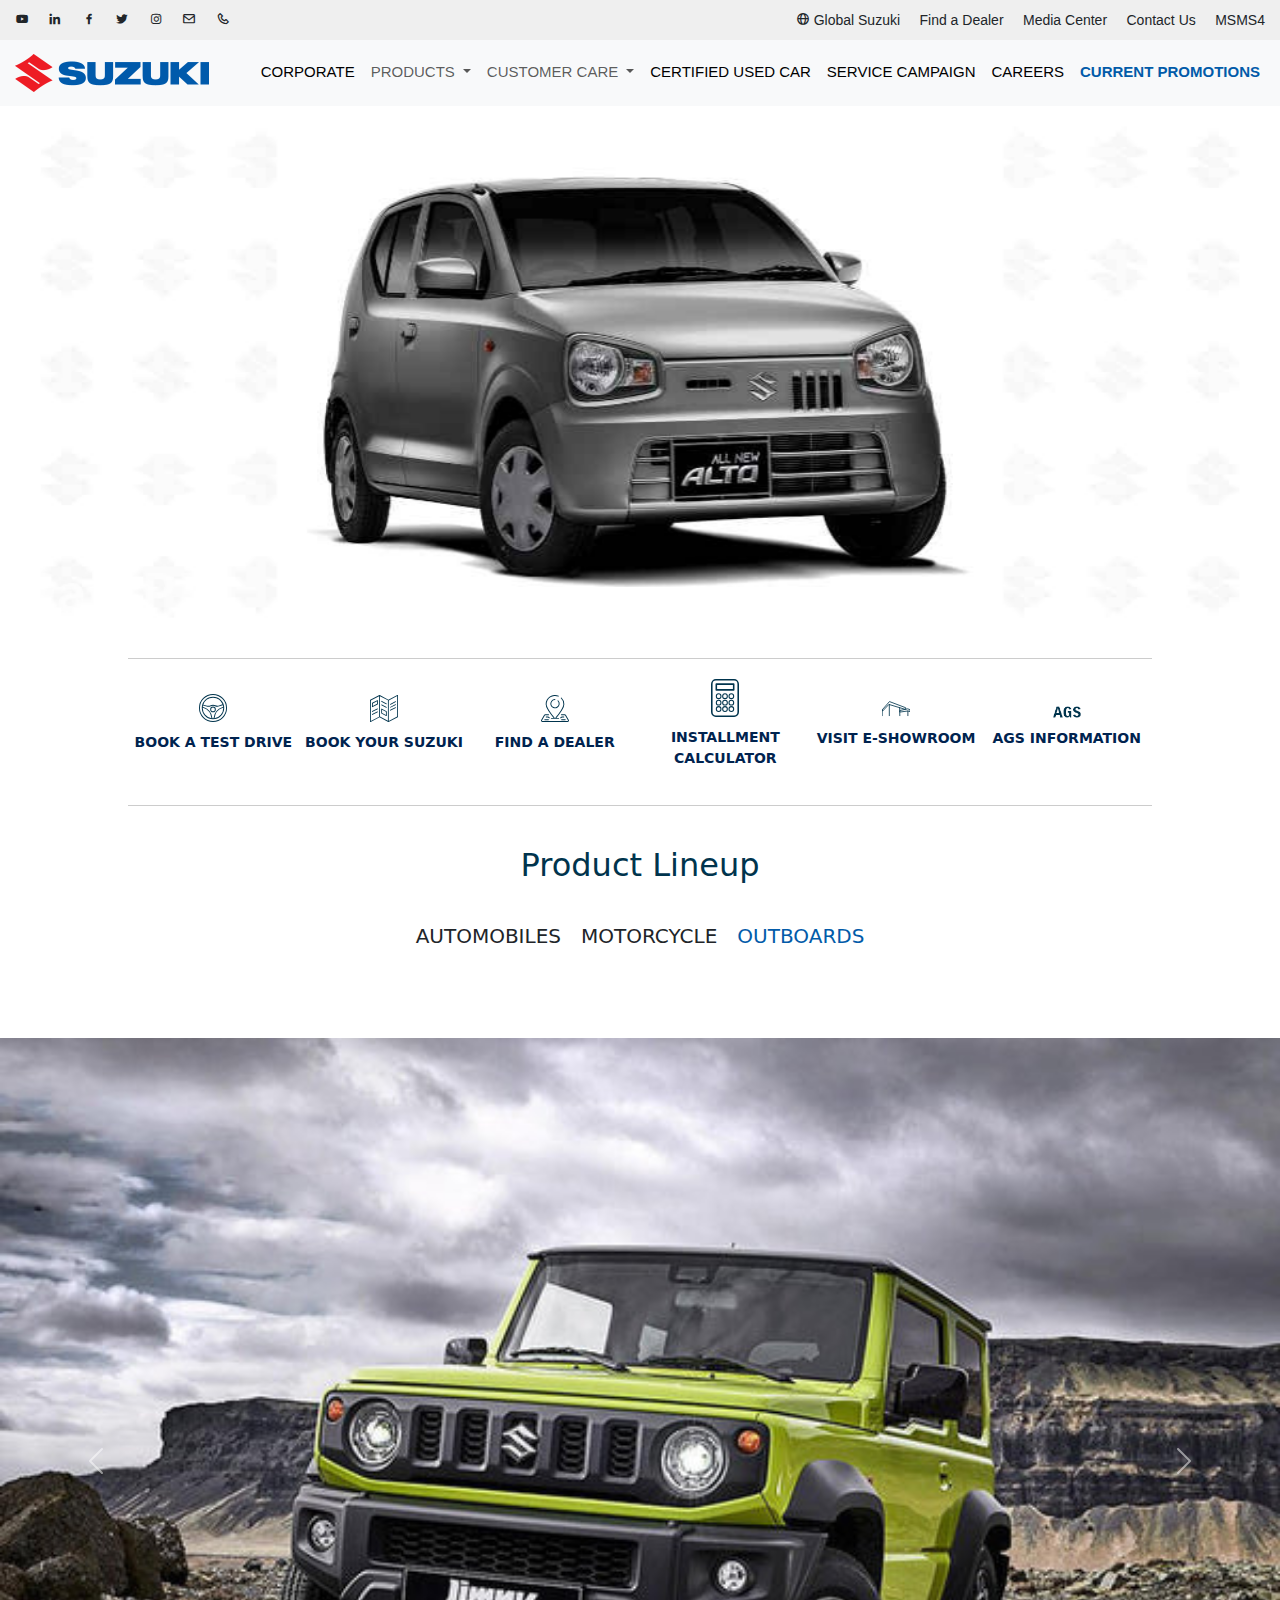
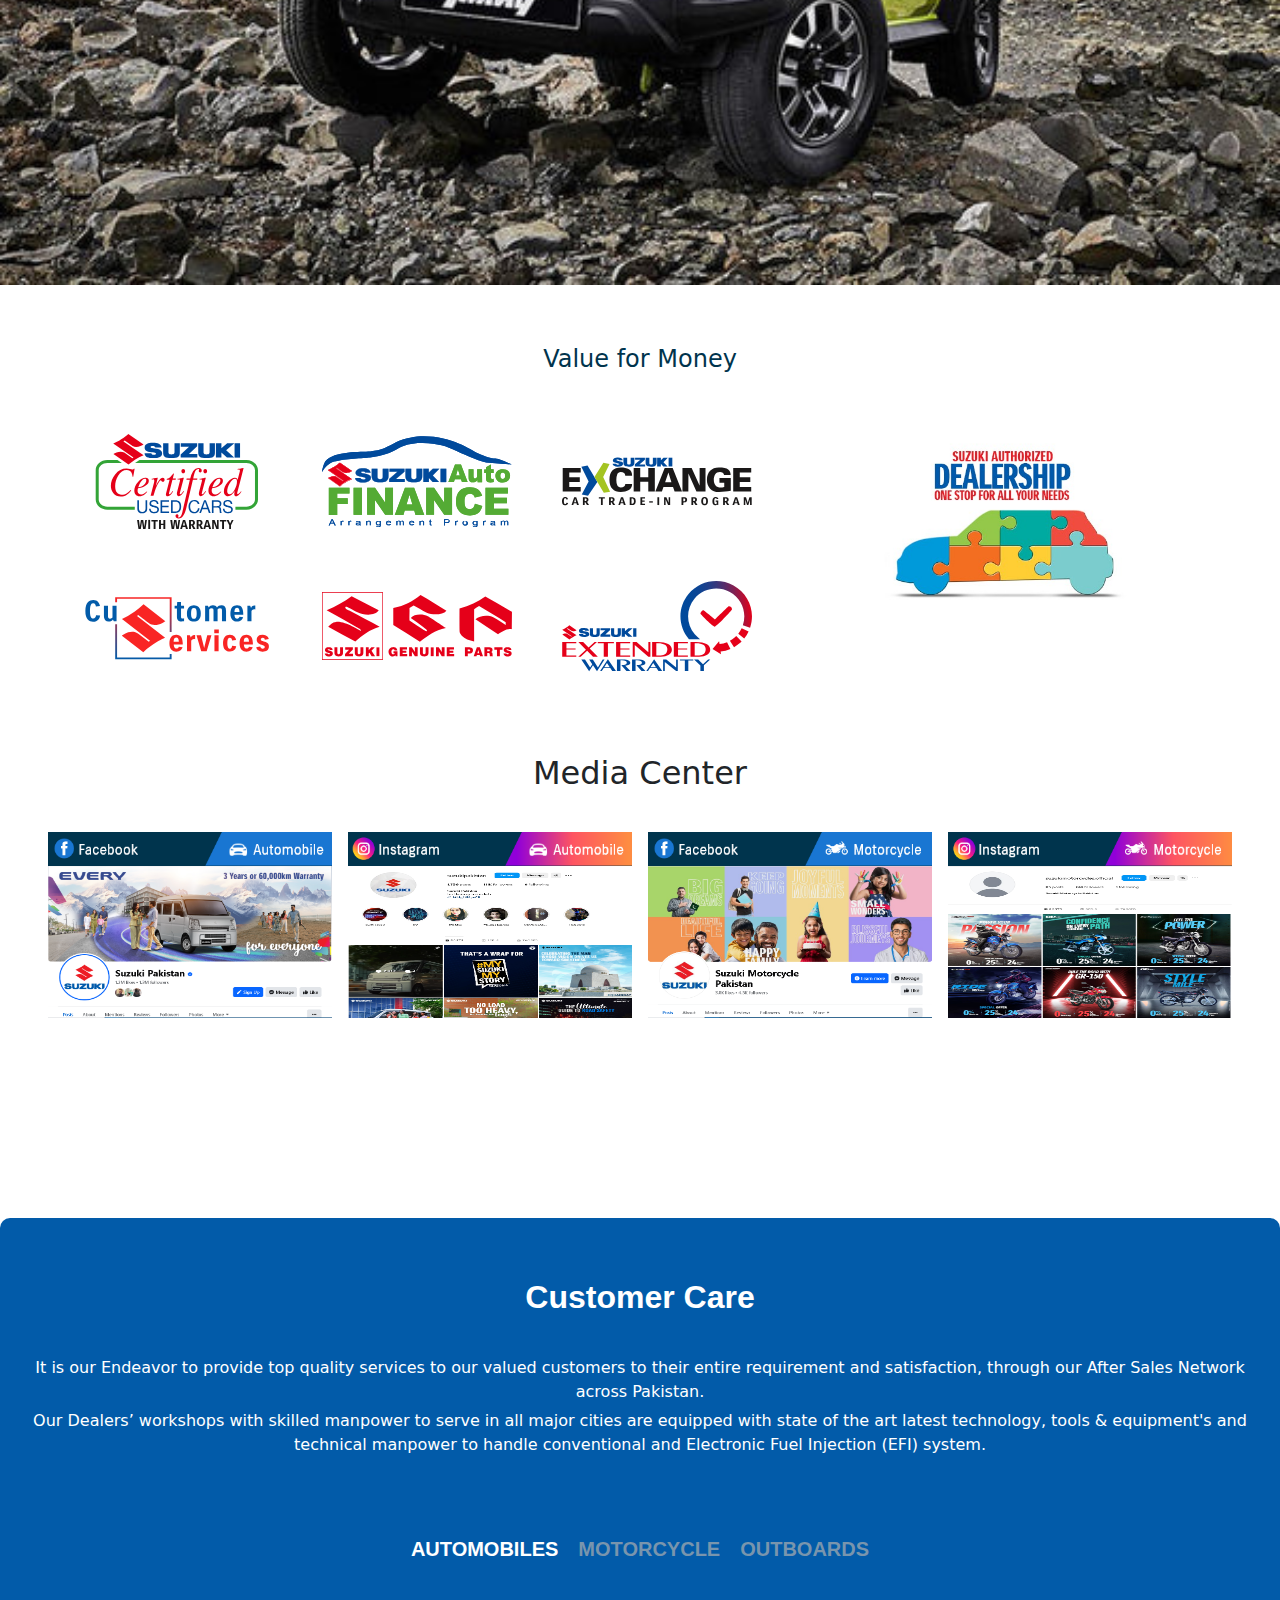
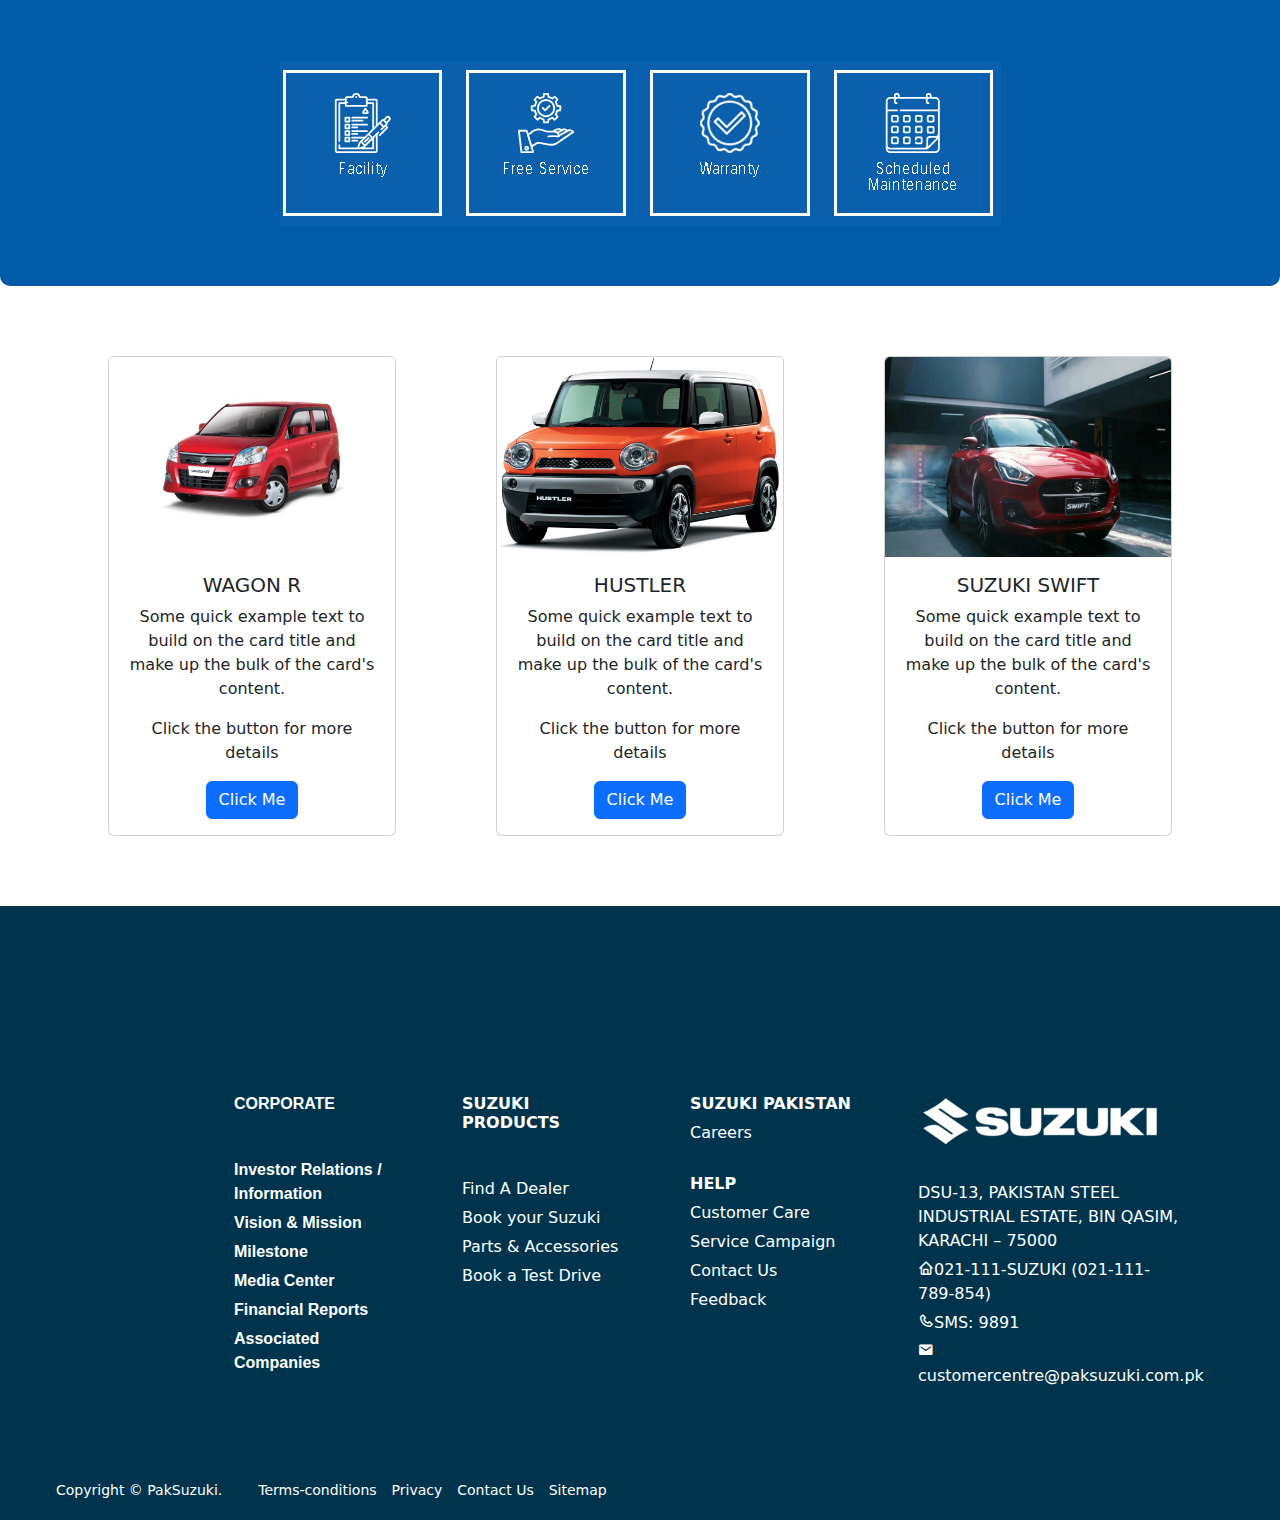
<file: index.html>
<!DOCTYPE html>
<html lang="en">
  <head>
    <meta charset="utf-8" />
    <meta name="viewport" content="width=device-width, initial-scale=1" />
    <title>Suzuki Bootstrap Clone</title>
    <link rel="icon" type="image/x-icon" href="./assests/favicon.ico" />
    <link rel="stylesheet" href="style.css" />
    <link
      href="https://cdn.jsdelivr.net/npm/bootstrap@5.3.3/dist/css/bootstrap.min.css"
      rel="stylesheet"
      integrity="sha384-QWTKZyjpPEjISv5WaRU9OFeRpok6YctnYmDr5pNlyT2bRjXh0JMhjY6hW+ALEwIH"
      crossorigin="anonymous"
    />
    <script
      src="https://cdn.jsdelivr.net/npm/bootstrap@5.3.3/dist/js/bootstrap.bundle.min.js"
      integrity="sha384-YvpcrYf0tY3lHB60NNkmXc5s9fDVZLESaAA55NDzOxhy9GkcIdslK1eN7N6jIeHz"
      crossorigin="anonymous"
    ></script>
    <link
      href="https://unpkg.com/boxicons@2.1.4/css/boxicons.min.css"
      rel="stylesheet"
    />

  </head>
  <body>
    <!-- Top Navbar social icons -->
    <div class="navbar">
      <div class="social-icons">
        <a href="https://www.youtube.com/channel/UCQkRxo6plMAZ5NvCOieFcAw" target="_blank" rel="noopener noreferrer"><i class="bx bxl-youtube"></i></a>
        <a href="https://pk.linkedin.com/company/suzukipakistan" target="_blank" rel="noopener noreferrer"><i class="bx bxl-linkedin"></i></a>
        <a href="https://www.facebook.com/SuzukiPakistan" target="_blank" rel="noopener noreferrer"><i class="bx bxl-facebook"></i></a>
        <a href="https://twitter.com/SuzukiPakistan" target="_blank" rel="noopener noreferrer"><i class="bx bxl-twitter"></i></a>
        <a href="https://www.instagram.com/suzukipakistan/" target="_blank" rel="noopener noreferrer"><i class="bx bxl-instagram"></i></a>
        <a href="mailto:customercentre@paksuzuki.com.pk" target="_blank" rel="noopener noreferrer"><i class="bx bx-envelope"></i></a>
        <a href="tel:+021-111-789-854" target="_blank" rel="noopener noreferrer"><i class="bx bx-phone"></i></a>
      </div>

<!-- Top Navbar Links -->
      <div class="menu">
        <a href="https://www.globalsuzuki.com/" target="_blank" rel="noopener noreferrer"><i class="bx bx-globe"></i> Global Suzuki</a>
        <a href="https://suzukipakistan.com/suzuki-dealers" target="_blank" rel="noopener noreferrer">Find a Dealer</a>
        <a href="https://suzukipakistan.com/media-center" target="_blank" rel="noopener noreferrer">Media Center</a>
        <a href="https://suzukipakistan.com/contact-us" target="_blank" rel="noopener noreferrer">Contact Us</a>
        <a href="https://www.mysuzukimystory.com.pk/" target="_blank" rel="noopener noreferrer">MSMS4</a>
      </div>
    </div>

    <nav class="navbar navbar-expand-lg bg-body-tertiary" id="nav">
      <div class="container-fluid">
      <a href="./index.html"><img src="./assests/logo.png" alt="logo" /></a>
        <button
          class="navbar-toggler"
          type="button"
          data-bs-toggle="collapse"
          data-bs-target="#navbarSupportedContent"
          aria-controls="navbarSupportedContent"
          aria-expanded="false"
          aria-label="Toggle navigation"
        ></button>
        <div class="collapse navbar-collapse" id="navbarSupportedContent">
          <ul class="navbar-nav ms-auto">
            <li class="nav-item">
              <a
                class="nav-link active"
                aria-current="page"
                href="./components/corporate/index.html"
                >CORPORATE</a
              >
            </li>
            <!-- NAVBAR PRODUCT SECTION CODE -->
            <li class="nav-item dropdown">
              <a
                class="nav-link dropdown-toggle"
                href="#"
                role="button"
                data-bs-toggle="dropdown"
                aria-expanded="false"
              >
                PRODUCTS
              </a>
              <ul class="dropdown-menu">
                <li><a class="dropdown-item" href="/components/Products/automobiles/index.html">AUTOMOBILES</a></li>
                <li><a class="dropdown-item" href="/components/Products/motorcycle/index.html">MOTORCYCLE</a></li>
                <li><hr class="dropdown-divider" /></li>
                <li><a class="dropdown-item" href="/components/Products/outboardmotors/index.html">OUTBOARD MOTORS</a></li>
              </ul>
            </li>
            <!-- END OF NAVBAR PRODUCT SECTION -->

            <!-- CUSTOMER CARE SECTION CODE -->
            <li class="nav-item dropdown">
              <a
                class="nav-link dropdown-toggle"
                href="#"
                role="button"
                data-bs-toggle="dropdown"
                aria-expanded="false"
              >
                CUSTOMER CARE
              </a>
              <ul class="dropdown-menu">
                <li><a class="dropdown-item" href="#">AUTOMOBILES</a></li>
                <li><a class="dropdown-item" href="#">MOTORCYCLE</a></li>
                <li><hr class="dropdown-divider" /></li>
                <li><a class="dropdown-item" href="#">OUTBOARD MOTORS</a></li>
              </ul>
            </li>
            <!-- END OF CUSTOMER CARE SECTION CODE -->

            <!-- NAVBAR CERTIFIED USED CAR -->
            <li class="nav-item">
              <a class="nav-link active" aria-current="page" href="#"
                >CERTIFIED USED CAR</a
              >
            </li>
            <!-- END OF NAVBAR CERTIFIED USED CAR -->

            <!-- NAVBAR SERVICE CAMPAIGN SECTION -->
            <li class="nav-item">
              <a class="nav-link active" aria-current="page" href="#"
                >SERVICE CAMPAIGN</a
              >
            </li>
            <!-- END OF NAVBAR SERVICE CAMPAIGN SECTION -->

            <!-- NAVBAR CAREERS SECTION -->
            <li class="nav-item">
              <a class="nav-link active" aria-current="page" href="#"
                >CAREERS</a
              >
            </li>

            <!-- current promotions code  -->
            <li class="nav-item">
              <a
                id="current"
                class="nav-link active blinking"
                aria-current="page"
                href="#"
                >CURRENT PROMOTIONS</a
              >
            </li>
            <!-- END OF NAVBAR CAREERS -->
          </ul>
        </div>
      </div>
    </nav>

    <!-- Start Carousal section -->

    <div id="carouselExampleIndicators" class="carousel slide">
      <div class="carousel-indicators">
        <button
          type="button"
          data-bs-target="#carouselExampleIndicators"
          data-bs-slide-to="0"
          class="active"
          aria-current="true"
          aria-label="Slide 1"
        ></button>
        <button
          type="button"
          data-bs-target="#carouselExampleIndicators"
          data-bs-slide-to="1"
          aria-label="Slide 2"
        ></button>
        <button
          type="button"
          data-bs-target="#carouselExampleIndicators"
          data-bs-slide-to="2"
          aria-label="Slide 3"
        ></button>
        <button
          type="button"
          data-bs-target="#carouselExampleIndicators"
          data-bs-slide-to="3"
          aria-label="Slide 4"
        ></button>
      </div>
      <div class="carousel-inner">
        <div class="carousel-item active">
          <img src="./assests/altonew.jpg" class="d-block w-100" alt="..." />
        </div>
        <div class="carousel-item">
          <img
            src="./assests/Suzuki-Bolan-Front.png"
            class="d-block w-100"
            alt="..."
          />
        </div>

        <div class="carousel-item">
          <img src="./assests/ravi.jpg" class="d-block w-100" alt="..." />
        </div>
      </div>
      <button
        class="carousel-control-prev"
        type="button"
        data-bs-target="#carouselExampleIndicators"
        data-bs-slide="prev"
      >
        <span class="carousel-control-prev-icon" aria-hidden="true"></span>
        <span class="visually-hidden">Previous</span>
      </button>
      <button
        class="carousel-control-next"
        type="button"
        data-bs-target="#carouselExampleIndicators"
        data-bs-slide="next"
      >
        <span class="carousel-control-next-icon" aria-hidden="true"></span>
        <span class="visually-hidden">Next</span>
      </button>
    </div>

    <!-- End of carousal -->

    <!-- Six Icons Div  -->
    <div class="ico-container">
      <div>
        <img src="assests/car.svg" alt="" />
        <p>BOOK A TEST DRIVE</p>
      </div>

      <div>
        <img src="assests/menu.svg" alt="" />
        <p>BOOK YOUR SUZUKI</p>
      </div>

      <div>
        <img src="assests/pin.svg" alt="" />
        <p>FIND A DEALER</p>
      </div>

      <div>
        <img src="assests/calculator.svg" alt="" />
        <p>INSTALLMENT <span>CALCULATOR</span></p>
      </div>

      <div>
        <img src="assests/showroom4.svg" alt="" />
        <p>VISIT E-SHOWROOM</p>
      </div>

      <div>
        <img src="assests/AGS-new.png" alt="" />
        <p>AGS INFORMATION</p>
      </div>
    </div>
    <!-- Six Icons Div  -->

    <!-- product line up code  -->

    <section id="product">
      <h2 style="text-align: center; color: #00344d">Product Lineup</h2>
      <section
        class="linp-up"
        style="
          text-align: center;
          display: flex;
          gap: 20px;
          text-align: center;
          justify-content: center;
        "
      >
        <div style="color: #212529">
          <h2>AUTOMOBILES</h2>
        </div>
        <div>
          <h2>MOTORCYCLE</h2>
        </div>
        <div style="color: #025ba9">
          <h2>OUTBOARDS</h2>
        </div>
      </section>
    </section>

    <!-- product linup carousal section start-->

    <div
      id="carouselExampleAutoplaying"
      class="carousel slide"
      data-bs-ride="carousel"
    >
      <div class="carousel-inner">
        <div class="carousel-item active">
          <img src="./assests/Jimny.jpg" class="d-block w-100" alt="Jimny" />
        </div>
        <div class="carousel-item">
          <img
            src="./assests/old-aulto.png"
            class="d-block w-100"
            alt="old-aulto"
          />
        </div>
        <div class="carousel-item">
          <img src="./assests/Vitara.jpg" class="d-block w-100" alt="Vitara" />
        </div>
      </div>
      <button
        class="carousel-control-prev"
        type="button"
        data-bs-target="#carouselExampleAutoplaying"
        data-bs-slide="prev"
      >
        <span class="carousel-control-prev-icon" aria-hidden="true"></span>
        <span class="visually-hidden">Previous</span>
      </button>
      <button
        class="carousel-control-next"
        type="button"
        data-bs-target="#carouselExampleAutoplaying"
        data-bs-slide="next"
      >
        <span class="carousel-control-next-icon" aria-hidden="true"></span>
        <span class="visually-hidden">Next</span>
      </button>
    </div>

    <!-- product linup carousal section end -->

    <!-- Value for money section code start -->

    <section>
      <h2
        style="
          justify-content: center;
          text-align: center;
          color: #00344d;
          font-size: 24px;
          margin-bottom: 40px;
          margin-top: 20px;
        "
      >
        Value for Money
      </h2>

      <!-- six cards codes -->

      <div class="container">
        <!-- Value for Money Section -->
        <div class="value-for-money">
          <img src="./assests/certified.svg" alt="Certified Used Cars" />
          <img src="./assests/finance.svg" alt="Finance" />
          <img src="./assests/exchange.svg" alt="Exchange" />
          <img src="./assests/CS-New.svg" alt="Customer Services" />
          <img src="./assests/scg.svg" alt="Suzuki Genuine Parts" />
          <img src="./assests/extended.svg" alt="Extended Warranty" />
        </div>

        <!-- Dealership Section -->
        <div class="dealership">
          <img src="./assests/dealership.jpeg" alt="Dealership" />
        </div>
      </div>
    </section>

    <!-- Value for money section code end -->

    <!-- Media Center Code Start -->

    <section class="media-center">
      <h2 style="justify-content: center; text-align: center">Media Center</h2>
      <section
        style="
          display: flex;
          flex-wrap: wrap;
          gap: 16px;
          justify-content: center;
        "
      >
        <!-- facebook-automobile div -->
        <div
          style="
            flex: 1 1 calc(25% - 16px);
            max-width: calc(25% - 16px);
            box-sizing: border-box;
          "
        >
          <img
            src="./assests/facebook-automobile.png"
            alt="Facebook Automobile"
            style="width: 100%; height: auto; display: block"
          />
          <img
            src="./assests/facebookCen.PNG"
            alt="facebookCen"
            style="width: 100%; height: 50%; display: block"
          />
        </div>

        <!-- instagram-automobile div -->
        <div
          style="
            flex: 1 1 calc(25% - 16px);
            max-width: calc(25% - 16px);
            box-sizing: border-box;
          "
        >
          <img
            src="./assests/instagram-automobile.png"
            alt="Instagram Automobile"
            style="width: 100%; height: auto; display: block"
          />
          <img
            src="./assests/instagramCen.PNG"
            alt="instagramCen"
            style="width: 100%; height: 50%; display: block"
          />
        </div>

        <!-- facebook motorcycle div -->
        <div
          style="
            flex: 1 1 calc(25% - 16px);
            max-width: calc(25% - 16px);
            box-sizing: border-box;
          "
        >
          <img
            src="./assests/facebook-motorcycle.png"
            alt="Facebook Motorcycle"
            style="width: 100%; height: auto; display: block"
          />
          <img
            src="./assests/motorcyleCen.PNG"
            alt="motorcyleCen"
            style="width: 100%; height: 50%; display: block"
          />
        </div>

        <!-- instagram motorcycle div -->
        <div
          style="
            flex: 1 1 calc(25% - 16px);
            max-width: calc(25% - 16px);
            box-sizing: border-box;
          "
        >
          <img
            src="./assests/instagram-motorcycle.png"
            alt="Instagram Motorcycle"
            style="width: 100%; height: auto; display: block"
          />
          <img
            src="./assests/motorcyleINtaCen.PNG"
            alt="motorcyleINtaCen"
            style="width: 100%; height: 50%; display: block"
          />
        </div>
      </section>
    </section>

    <!-- Media Center Code End -->

    <!-- customer care code start -->

    <section class="customer-care">
      <h2>Customer Care</h2>
      <p>
        It is our Endeavor to provide top quality services to our valued
        customers to their entire requirement and satisfaction, through our
        After Sales Network across Pakistan.
      </p>
      <p>
        Our Dealers’ workshops with skilled manpower to serve in all major
        cities are equipped with state of the art latest technology, tools &
        equipment's and technical manpower to handle conventional and Electronic
        Fuel Injection (EFI) system.
      </p>
      <section
        class="linp-up"
        style="
          text-align: center;
          display: flex;
          gap: 20px;
          text-align: center;
          justify-content: center;
        "
      >
        <div>
          <h2>AUTOMOBILES</h2>
        </div>
        <div style="color: #7995ad">
          <h2>MOTORCYCLE</h2>
        </div>
        <div style="color: #7995ad">
          <h2>OUTBOARDS</h2>
        </div>
      </section>
      <section class="customer-care-cards">
        <img src="./assests/icons.PNG" alt="Icons" />
      </section>
    </section>

    <!-- customer care code end -->

    <!-- Cards Section -->
    <div class="cardcontainer">
      <div class="card" style="width: 18rem">
        <img src="./assests/wagonR.jpg" class="card-img-top" alt="..." />
        <div class="card-body">
          <h5 class="card-title">WAGON R</h5>
          <p class="card-text">
            Some quick example text to build on the card title and make up the
            bulk of the card's content.
          </p>
          <p>Click the button for more details</p>
          <a href="#" class="btn btn-primary">Click Me</a>
        </div>
      </div>

      <div class="card" style="width: 18rem">
        <img src="./assests/hustler.jpg" class="card-img-top" alt="..." />
        <div class="card-body">
          <h5 class="card-title">HUSTLER</h5>
          <p class="card-text">
            Some quick example text to build on the card title and make up the
            bulk of the card's content.
          </p>
          <p>Click the button for more details</p>
          <a href="#" class="btn btn-primary">Click Me</a>
        </div>
      </div>

      <div class="card" style="width: 18rem">
        <img src="./assests/swift1.jpg" class="card-img-top" alt="..." />
        <div class="card-body">
          <h5 class="card-title">SUZUKI SWIFT</h5>
          <p class="card-text">
            Some quick example text to build on the card title and make up the
            bulk of the card's content.
          </p>
          <p>Click the button for more details</p>
          <a href="#" class="btn btn-primary">Click Me</a>
        </div>
      </div>
    </div>
    <!-- Cards Section -->

    <!-- Footer Section Start -->

    <!-- Remove the container if you want to extend the Footer to full width. -->
    <div class="">
      <!-- Footer -->
      <footer class="text-center text-lg-start text-white">
        <!-- Section: Social media -->
        <section>
          <!-- Right -->
          <div>
            <a href="#" class="text-white me-4">
              <i class="fab fa-facebook-f"></i>
            </a>
            <a href="#" class="text-white me-4">
              <i class="fab fa-twitter"></i>
            </a>
            <a href="#" class="text-white me-4">
              <i class="fab fa-google"></i>
            </a>
            <a href="#" class="text-white me-4">
              <i class="fab fa-instagram"></i>
            </a>
            <a href="#" class="text-white me-4">
              <i class="fab fa-linkedin"></i>
            </a>
            <a href="#" class="text-white me-4">
              <i class="fab fa-github"></i>
            </a>
          </div>
          <!-- Right -->
        </section>
        <!-- Section: Social media -->

        <!-- Section: Links  -->
        <section class="">
          <div class="container text-center text-md-start mt-5">
            <!-- Grid row -->
            <div class="row mt-3">
              <!-- Grid column -->
              <div class="col-md-3 col-lg-4 col-xl-1 mx-auto mb-4">
                <!-- Content -->
              </div>
              <!-- Grid column -->

              <!-- Grid column -->

              <div class="col-md-2 col-lg-2 col-xl-2 mx-auto mb-4">
                <div class="corporate">
                  <!-- Links -->

                  <h6 class="text-uppercase fw-bold">Corporate</h6>
                  <hr class="mb-4 mt-0 d-inline-block mx-auto" />
                  <p>
                    <a href="#!" class="text-white"
                      >Investor Relations / Information</a
                    >
                  </p>
                  <p>
                    <a href="#!" class="text-white">Vision & Mission</a>
                  </p>
                  <p>
                    <a href="#!" class="text-white">Milestone</a>
                  </p>
                  <p>
                    <a href="#!" class="text-white">Media Center</a>
                  </p>
                  <p>
                    <a href="#!" class="text-white">Financial Reports</a>
                  </p>
                  <p>
                    <a href="#!" class="text-white">Associated Companies</a>
                  </p>
                </div>
              </div>

              <!-- Grid column -->
              <div class="col-md-2 col-lg-2 col-xl-2 mx-auto mb-4">
                <div class="suzukiprod">
                  <!-- Links -->
                  <h6 class="text-uppercase fw-bold">Suzuki Products</h6>
                  <hr class="mb-4 mt-0 d-inline-block mx-auto" />
                  <p>
                    <a href="#!" class="text-white">Find A Dealer</a>
                  </p>
                  <p>
                    <a href="#!" class="text-white">Book your Suzuki</a>
                  </p>
                  <p>
                    <a href="#!" class="text-white">Parts & Accessories</a>
                  </p>
                  <p>
                    <a href="#!" class="text-white">Book a Test Drive</a>
                  </p>
                </div>
              </div>
              <!-- Grid column -->

              <!-- Grid column -->
              <div class="col-md-3 col-lg-2 col-xl-2 mx-auto mb-4">
                <div class="suzuki-pak">
                  <!-- Links -->
                  <h6 class="text-uppercase fw-bold">Suzuki Pakistan</h6>

                  <p>
                    <a href="#!" class="text-white">Careers</a>
                  </p>
                  <hr class="mb-1 mt-0 d-inline-block mx-auto" />
                  <div class="help-sec">
                    <h6 class="text-uppercase fw-bold">Help</h6>

                    <p>
                      <a href="#!" class="text-white">Customer Care</a>
                    </p>
                    <p>
                      <a href="#!" class="text-white">Service Campaign</a>
                    </p>
                    <p>
                      <a href="#!" class="text-white">Contact Us</a>
                    </p>
                    <p>
                      <a href="#!" class="text-white">Feedback </a>
                    </p>
                  </div>
                </div>
              </div>
              <!-- Grid column -->

              <!-- Grid column -->
              <div class="col-md-4 col-lg-3 col-xl-3 mx-auto mb-md-0 mb-4">
                <!-- Links -->
                <img src="./assests/S-Logo.png" alt="s-logo" /><br />
                <hr class="mb-4 mt-0 d-inline-block mx-auto" />
                <p>
                  <i class="fas fa-home mr-3"></i> DSU-13, PAKISTAN STEEL
                  INDUSTRIAL ESTATE, BIN QASIM, KARACHI – 75000
                </p>
                <p>
                  <i class="bx bx-home"></i>021-111-SUZUKI (021-111-789-854)
                </p>
                <p><i class="bx bx-phone mr-3"></i>SMS: 9891</p>
                <p>
                  <i class="bx bxs-envelope"></i>customercentre@paksuzuki.com.pk
                </p>
              </div>

              <!-- Grid column -->
            </div>
            <!-- Grid row -->
          </div>
        </section>
        <!-- Section: Links  -->

        <!-- Copyright -->
        <div id="copyright" class="text-center p-3">
          <span class="copyrightpak">Copyright © PakSuzuki. </span>
          <a class="text-white" href="#"></a>
          <div
            class="copyclass"
            style="display: flex; gap: 15px; margin-left: 10px"
          >
            <a href="#!" class="text-white" id="copy1">Terms-conditions</a>
            <a href="#!" class="text-white" id="copy2">Privacy</a>
            <a href="#!" class="text-white" id="copy2">Contact Us</a>
            <a href="#!" class="text-white" id="copy4">Sitemap</a>
          </div>
        </div>

        <!-- Copyright -->
      </footer>
      <!-- Footer -->
    </div>
    <!-- End of .container -->

    <!-- Footer Section End -->
  </body>
</html>
</file>
<file: style.css>
* {
    margin: 0;
    padding: 0;
    box-sizing: border-box;
}

body {
    font-family: sans-serif;
    align-items: center;
    margin: 0;
    padding: 0;
}

/* Navbar Styling */
.navbar {
    display: flex;
    justify-content: space-between;
    align-items: center;
    padding: 15px 30px;
    background-color: #efefef; /* Navbar background color */
    font-family: 'Arial', sans-serif;
}

#current {
    color: #025ba9;
    font-weight: 700;
    font-size: 15px;
}

.blinking {
    animation: blink 1s step-start infinite;
  }

  @keyframes blink {
    50% {
      opacity: 0;
    }
  } 

.navbar .social-icons a i,
.navbar .menu a i {
    color: #212529; /* Icon color */
    font-size: 14px; /* Adjust icon size if needed */
}

.navbar .menu a {
    color: #212529; /* Text color for menu links */
    text-decoration: none;
    margin-right: 15px;
    font-size: 14px;
}

.navbar .social-icons a {
    margin-left: 15px;
    text-decoration: none;
}

.navbar .social-icons a:hover i,
.navbar .menu a:hover {
    color: #d3d0e4; /* Hover effect */
}

.navbar-nav ul li a {
    display: flex;
    text-align: end;
}

.copyrightpak{
    height: 24px;
    fill: #00344d;
    gap: 57px;
}

#copy1, #copy2, #copy3, #copy4{
    height: 14px;
    font-size: 14px;
}

.cardcontainer {
    display: flex;
    justify-content: center;
}

.card {
    margin: 50px;
}

.card:hover {
    transform: scale(1.05);
}

.card-img-top {
    height: 200px;
    object-fit: fill;
}

.card-body {
    text-align: center;
}

section {
    padding: 20px;
    margin: 20px auto;
    border-radius: 10px;
}

section h2 {
    margin-bottom: 10px;
}

section p {
    margin: 5px 0;
    font-size: 16px;
}

#copyright {
    display: flex;
    flex-wrap: wrap;
    color: white;
    gap: 13px;
    margin-left: 40px;

  }

.corporate {
    text-align: left;
}

#copyright a {
    text-decoration: none;
}

#corporate a{
    text-decoration: none;
}

#copy1, 
#copy2,
#copy3,
#copy4{
    color: #ffffff;
    height: 14px;
    font-size: 14px;
    letter-spacing: normal;
}

#dealership-section {
    display: flex;
    justify-content: flex-end;
    /* margin-top: 20px; */
  }
  
  #dealership-section img {
    max-width: 100%;
    height: auto;
  }


  .container {
    display: flex;
    justify-content: space-between;
    align-items: flex-start;
    padding: 20px;
  }

  /* Value for Money Section */
  .value-for-money {
    display: grid;
    grid-template-columns: repeat(3, 1fr);
    gap: 50px;
    max-width: 60%;
  }

  .value-for-money img {
    max-width: 100%;
    height: auto;
  }

  /* Dealership Section */
  .dealership {
    text-align: center;
    max-width: 35%;
  }

  .dealership img {
    max-width: 100%;
    height: auto;
  }
.linp-up h2 {
    font-size: 20px;
}

.copyrightpak {
    text-align: left;
    font-size: 14px;
    /* height: 24px; */
    /* width: 141px; */

}

.corporate{
    margin-left: 0 ;
}

.corporate a,
.suzukiprod a,
.suzuki-pak a,
.help-sec a{
    text-decoration: none;
}

footer{
    background: #00344d;
}

.copyclass {
    margin-bottom: 9.5px;
    font-size: 14px;
}
  
  .footer-links a {
    text-decoration: none;
  }
  
  .footer-links a:hover {
    color: #ffcc00; /* Add hover color for links */
  }
  
  .footer-links .mx-2 {
    margin: 0 10px;
  }

  .ico-container {
    display: flex;
    justify-content: space-between;
    align-items: center;
    margin: 20px auto;
    width: 80%;
    max-width: 1200px;
    border-top: 1px solid #ccc;
    border-bottom: 1px solid #ccc;
    padding: 20px 0;
  }
  
  .ico-container div {
    text-align: center;
    flex: 1;
  }
  
  .ico-container div img {
    display: block;
    margin: 0 auto;
    width: 28px; /* Adjust icon size as needed */
    height: auto;
    gap: 57px;
  }
  
  .ico-container div p {
    margin-top: 10px;
    justify-content: space-between;
    font-size: 14px;
    font-weight: bold;
    color: #00234f; /* Dark blue */
  }

.navbar-collapse ul li a {
    font-size: 15px;
    height: 40px;
    /* padding: 1px 10px; */
}

.customer-care {
  background-color: #025ba9;
  color: white;
  justify-content: center;
  text-align: center;
}

.customer-care p {
    justify-content: center;
    text-align: center;
}

.customer-care h2 {
  font-weight: 700;
  font-family: sans-serif;
  margin-top: 40px;
  margin-bottom: 40px;
}
/* corporate code */
.heading{
  
    text-align: center;
    font-size: 24px;
    line-height: 28.8px;
    color: #00344d;
    margin: 20px;
    font-family: Verdana, Geneva, Tahoma, sans-serif
}
.herocertified{
    background-color: #00344d;
    text-align: center;
    color: #ffffff;
 
    padding: 50px;
}
.corporate{
    font-family: sans-serif;
    font-weight: bold;
}
.para{
    font-family: sans-serif;
    font-weight: lighter;
   
}
</file>
